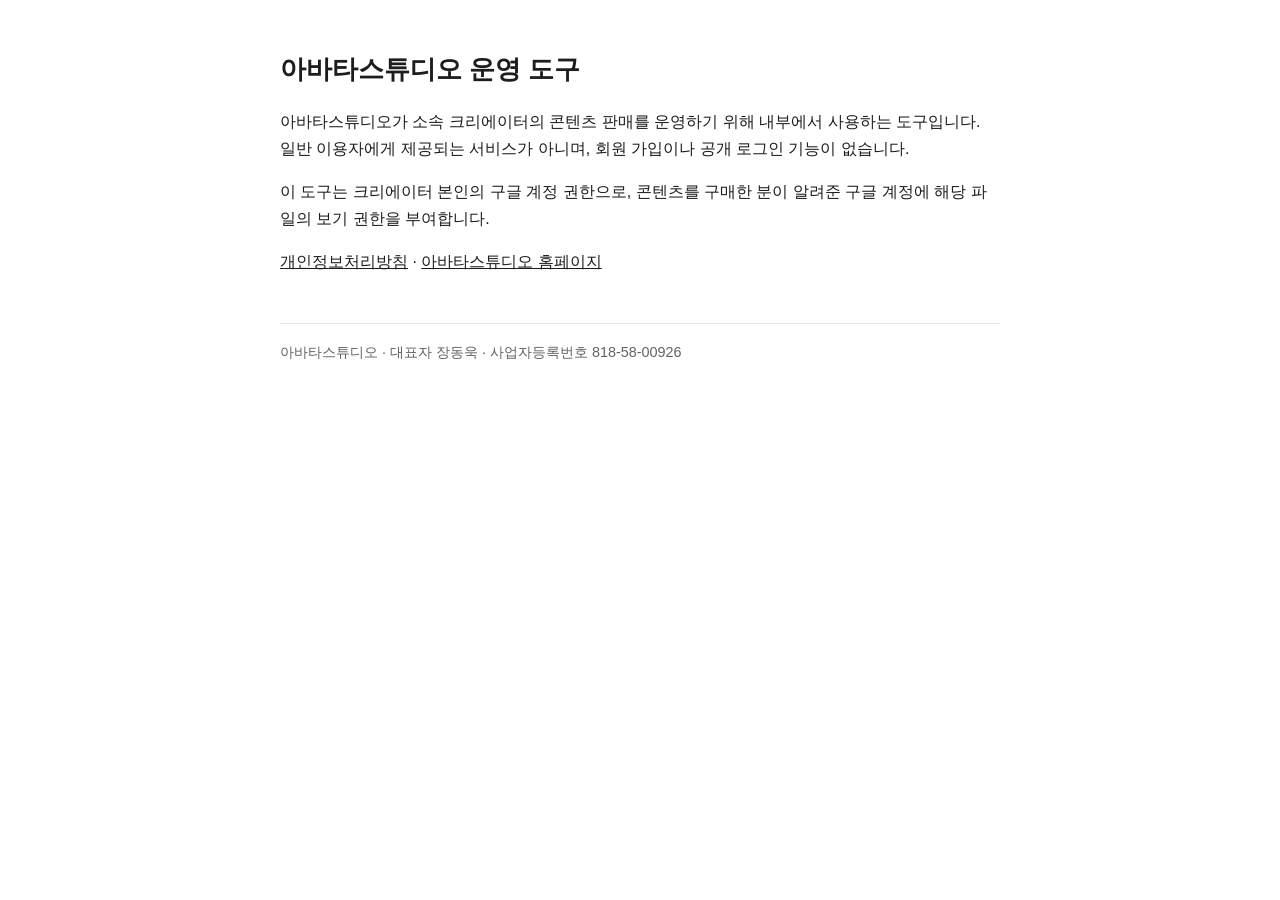
<file: index.html>
<!doctype html><html lang="ko"><head><meta charset="utf-8"><meta name="viewport" content="width=device-width,initial-scale=1">
<title>아바타스튜디오 운영 도구</title><link rel="stylesheet" href="style.css"></head><body><main>
<h1>아바타스튜디오 운영 도구</h1>
<p>아바타스튜디오가 소속 크리에이터의 콘텐츠 판매를 운영하기 위해 내부에서 사용하는 도구입니다. 일반 이용자에게 제공되는 서비스가 아니며, 회원 가입이나 공개 로그인 기능이 없습니다.</p>
<p>이 도구는 크리에이터 본인의 구글 계정 권한으로, 콘텐츠를 구매한 분이 알려준 구글 계정에 해당 파일의 보기 권한을 부여합니다.</p>
<p><a href="privacy.html">개인정보처리방침</a> · <a href="https://www.avatarstudio.co.kr/">아바타스튜디오 홈페이지</a></p>
<footer class="muted">아바타스튜디오 · 대표자 장동욱 · 사업자등록번호 818-58-00926</footer>
</main></body></html>
</file>
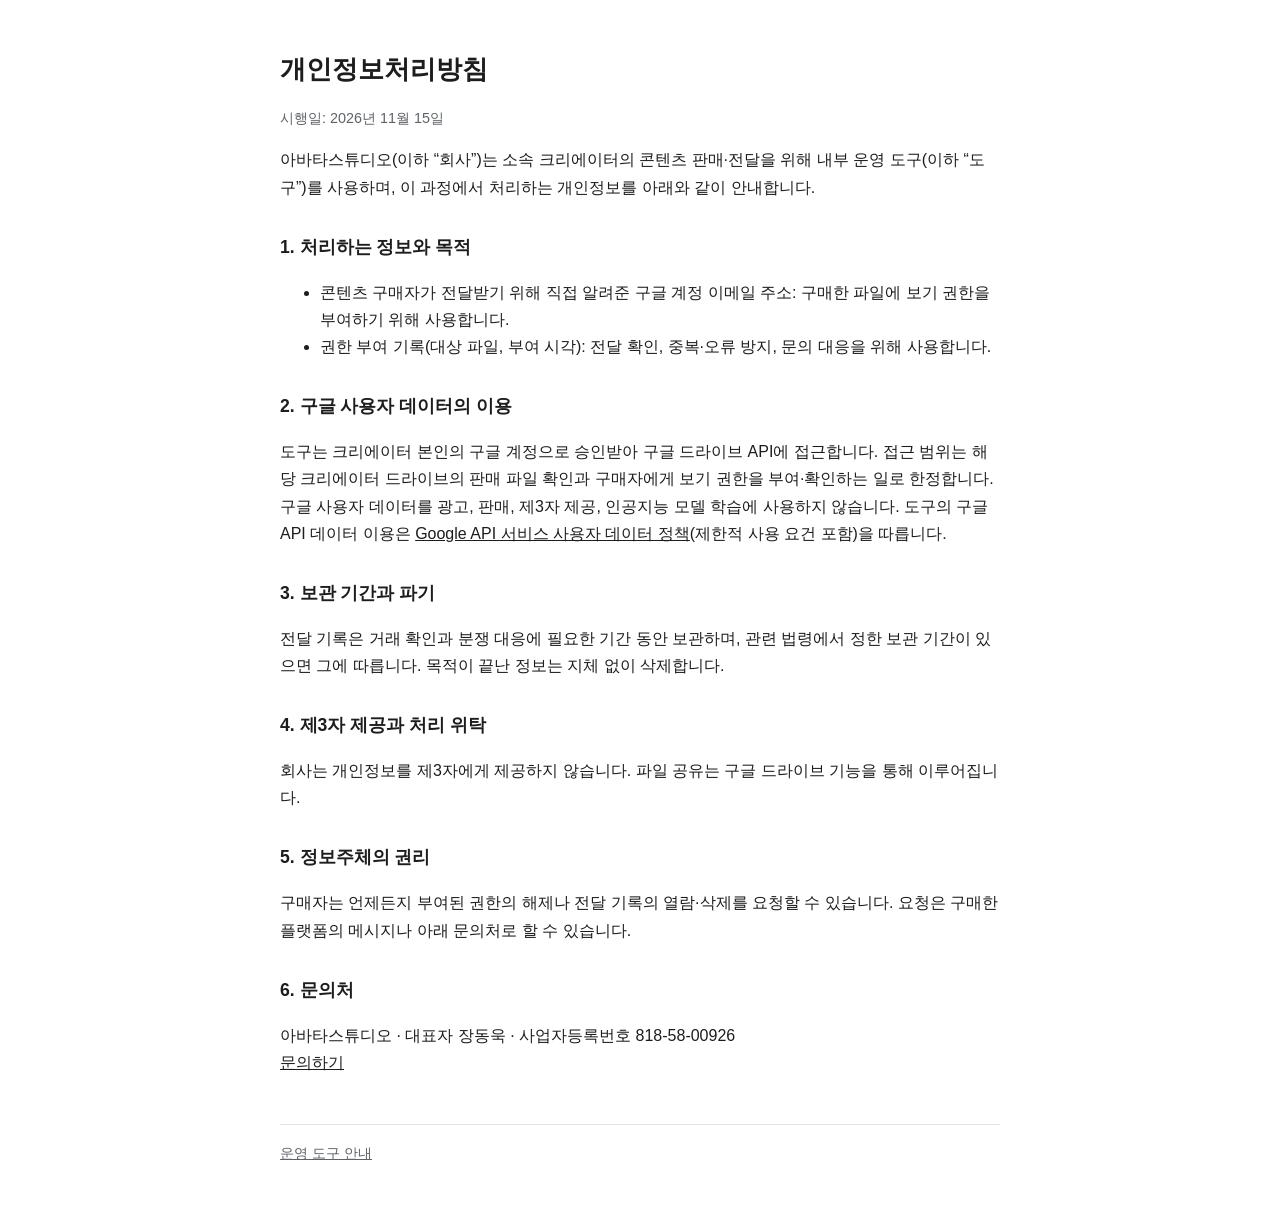
<file: privacy.html>
<!doctype html><html lang="ko"><head><meta charset="utf-8"><meta name="viewport" content="width=device-width,initial-scale=1">
<title>개인정보처리방침</title><link rel="stylesheet" href="style.css"></head><body><main>
<h1>개인정보처리방침</h1>
<p class="muted">시행일: 2026년 11월 15일</p>
<p>아바타스튜디오(이하 “회사”)는 소속 크리에이터의 콘텐츠 판매·전달을 위해 내부 운영 도구(이하 “도구”)를 사용하며, 이 과정에서 처리하는 개인정보를 아래와 같이 안내합니다.</p>
<h2>1. 처리하는 정보와 목적</h2>
<ul>
<li>콘텐츠 구매자가 전달받기 위해 직접 알려준 구글 계정 이메일 주소: 구매한 파일에 보기 권한을 부여하기 위해 사용합니다.</li>
<li>권한 부여 기록(대상 파일, 부여 시각): 전달 확인, 중복·오류 방지, 문의 대응을 위해 사용합니다.</li>
</ul>
<h2>2. 구글 사용자 데이터의 이용</h2>
<p>도구는 크리에이터 본인의 구글 계정으로 승인받아 구글 드라이브 API에 접근합니다. 접근 범위는 해당 크리에이터 드라이브의 판매 파일 확인과 구매자에게 보기 권한을 부여·확인하는 일로 한정합니다. 구글 사용자 데이터를 광고, 판매, 제3자 제공, 인공지능 모델 학습에 사용하지 않습니다. 도구의 구글 API 데이터 이용은 <a href="https://developers.google.com/terms/api-services-user-data-policy">Google API 서비스 사용자 데이터 정책</a>(제한적 사용 요건 포함)을 따릅니다.</p>
<h2>3. 보관 기간과 파기</h2>
<p>전달 기록은 거래 확인과 분쟁 대응에 필요한 기간 동안 보관하며, 관련 법령에서 정한 보관 기간이 있으면 그에 따릅니다. 목적이 끝난 정보는 지체 없이 삭제합니다.</p>
<h2>4. 제3자 제공과 처리 위탁</h2>
<p>회사는 개인정보를 제3자에게 제공하지 않습니다. 파일 공유는 구글 드라이브 기능을 통해 이루어집니다.</p>
<h2>5. 정보주체의 권리</h2>
<p>구매자는 언제든지 부여된 권한의 해제나 전달 기록의 열람·삭제를 요청할 수 있습니다. 요청은 구매한 플랫폼의 메시지나 아래 문의처로 할 수 있습니다.</p>
<h2>6. 문의처</h2>
<p>아바타스튜디오 · 대표자 장동욱 · 사업자등록번호 818-58-00926<br><a href="https://www.avatarstudio.co.kr/contact">문의하기</a></p>
<footer class="muted"><a href="./">운영 도구 안내</a></footer>
</main></body></html>
</file>
<file: style.css>
:root{--bg:#fff;--fg:#1d1d1f;--muted:#5f6368;--line:#e5e5e5}
@media (prefers-color-scheme:dark){:root{--bg:#111;--fg:#f2f2f2;--muted:#a0a0a0;--line:#2a2a2a}}
body{margin:0;background:var(--bg);color:var(--fg);font:16px/1.7 -apple-system,BlinkMacSystemFont,"Apple SD Gothic Neo","Noto Sans KR",sans-serif}
main{max-width:720px;margin:0 auto;padding:48px 16px}
h1{font-size:1.6rem;margin:0 0 8px}h2{font-size:1.1rem;margin:32px 0 8px}
p,li{color:var(--fg)}.muted{color:var(--muted);font-size:.9rem}
a{color:inherit}footer{border-top:1px solid var(--line);margin-top:48px;padding-top:16px}
</file>
